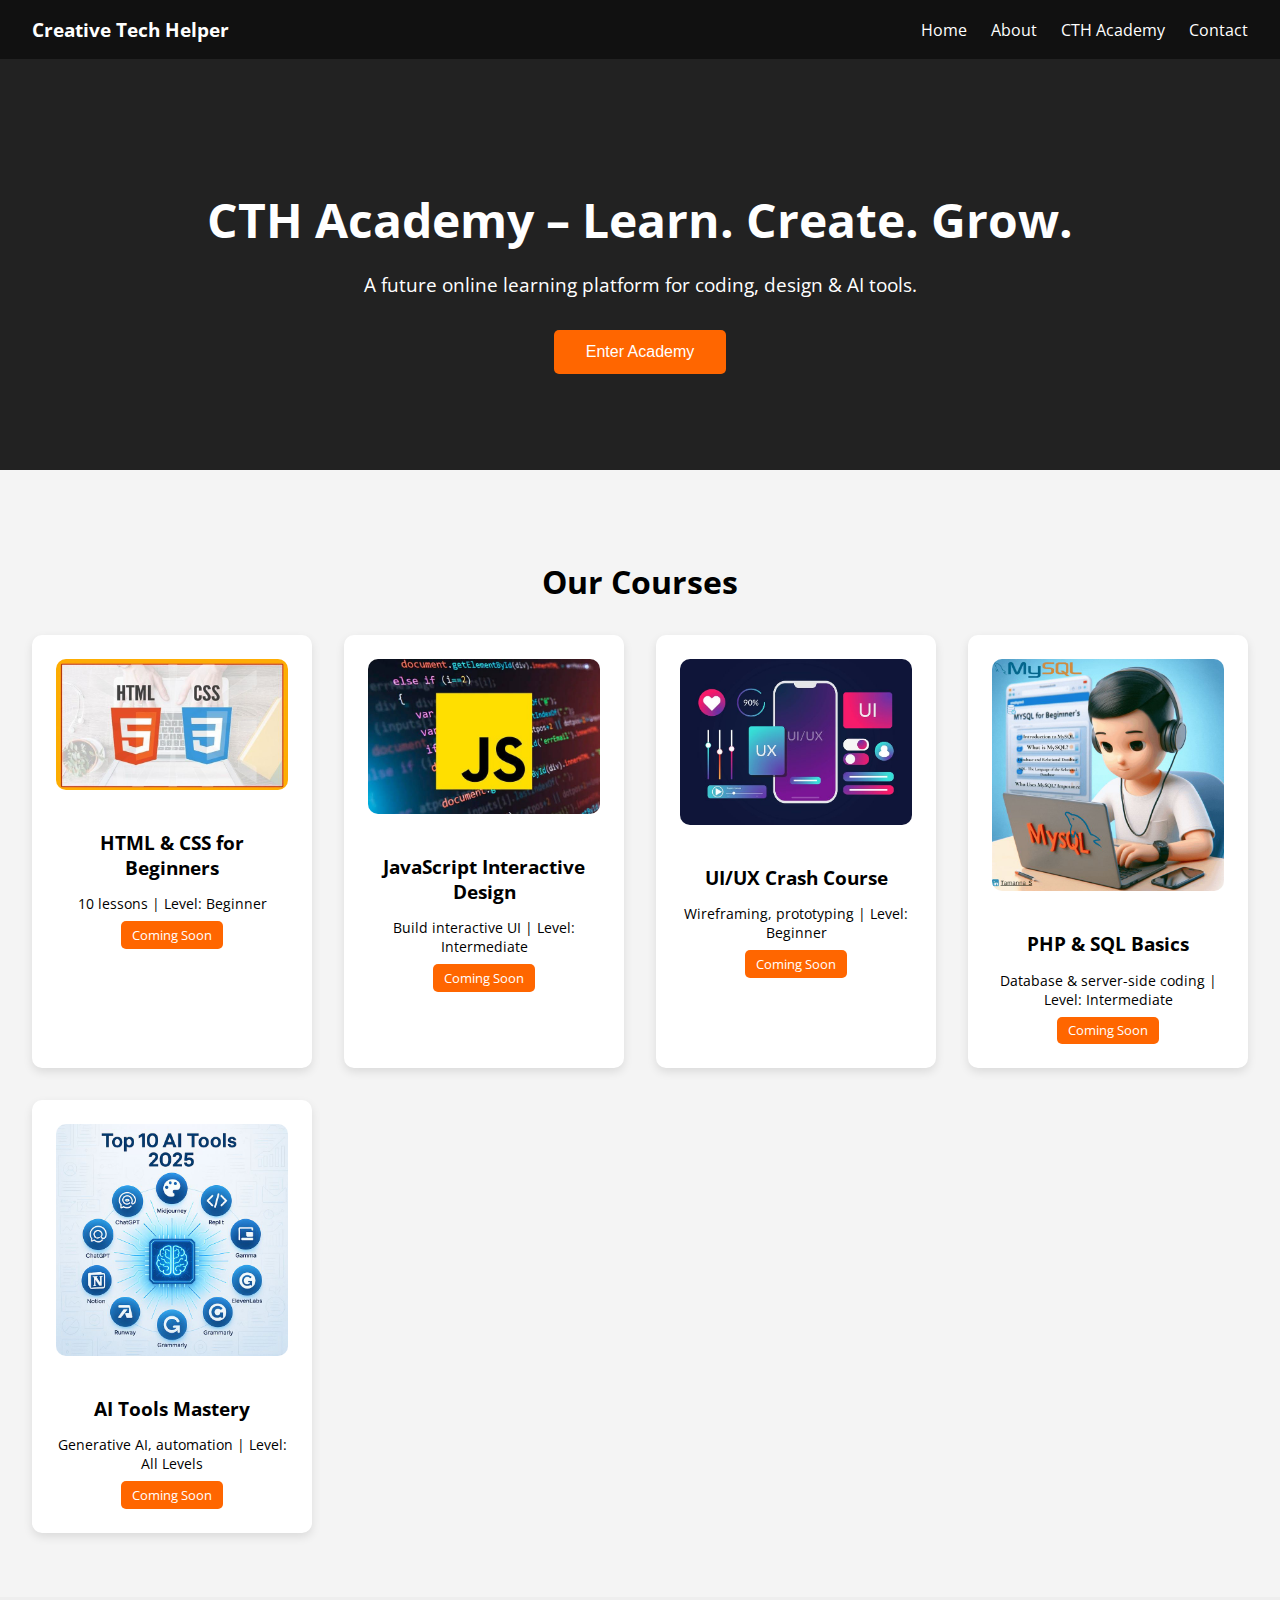
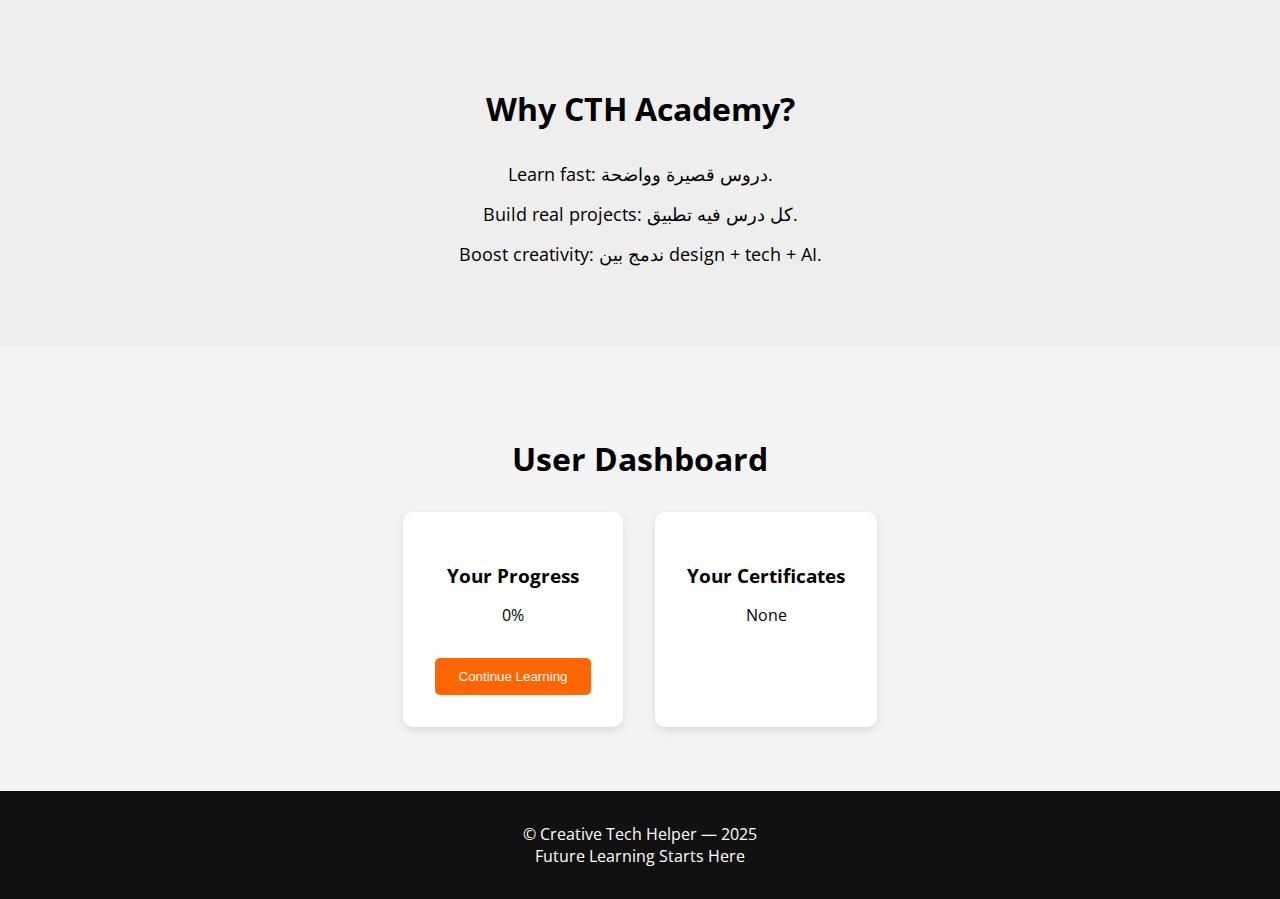
<file: platform.html>
<!DOCTYPE html>
<html lang="en">
<head>
<meta charset="UTF-8">
<meta name="viewport" content="width=device-width, initial-scale=1.0">
<title>CTH Academy</title>
  <link rel="shortcut icon" href="images/icon.png" type="">
<link href="https://fonts.googleapis.com/css2?family=Open+Sans:wght@400;600;700&display=swap" rel="stylesheet">
<style>
  body {font-family: 'Open Sans', sans-serif; margin:0; padding:0; background:#f4f4f4;}
  a {text-decoration:none; color:#333;}
  /* Navbar */
  nav {background:#111; color:#fff; display:flex; justify-content:space-between; align-items:center; padding:1rem 2rem;}
  nav .logo {font-weight:bold; font-size:1.2rem;}
  nav ul {list-style:none; display:flex; gap:1.5rem; margin:0;}
  nav ul li a {color:#fff; transition:0.3s;}
  nav ul li a:hover {color:#ff6600;}

  /* Hero */
  .hero {background:#222 url('https://images.unsplash.com/photo-1555949963-aa79dcee9812?auto=format&fit=crop&w=1470&q=80') center/cover no-repeat; color:#fff; text-align:center; padding:6rem 2rem;}
  .hero h1 {font-size:3rem; margin-bottom:1rem;}
  .hero p {font-size:1.2rem; margin-bottom:2rem;}
  .hero button {padding:0.8rem 2rem; font-size:1rem; background:#ff6600; color:#fff; border:none; border-radius:5px; cursor:pointer; transition:0.3s;}
  .hero button:hover {background:#e65c00;}

  /* Courses */
  .courses {padding:4rem 2rem; text-align:center;}
  .courses h2 {font-size:2rem; margin-bottom:2rem;}
  .course-cards {display:grid; grid-template-columns:repeat(auto-fit,minmax(250px,1fr)); gap:2rem;}
  .card {background:#fff; border-radius:10px; padding:1.5rem; box-shadow:0 4px 10px rgba(0,0,0,0.1);}
  .card img {width:100%; border-radius:10px; margin-bottom:1rem;}
  .card h3 {margin-bottom:0.5rem;}
  .card p {font-size:0.9rem; margin-bottom:0.5rem;}
  .card .status {display:inline-block; padding:0.3rem 0.7rem; font-size:0.8rem; border-radius:5px; background:#ff6600; color:#fff;}

  /* Why Section */
  .why {padding:4rem 2rem; background:#eee; text-align:center;}
  .why h2 {font-size:2rem; margin-bottom:2rem;}
  .why ul {list-style:none; padding:0;}
  .why ul li {margin-bottom:1rem; font-size:1.1rem;}

  /* Dashboard */
  .dashboard {padding:4rem 2rem; text-align:center;}
  .dashboard h2 {font-size:2rem; margin-bottom:2rem;}
  .dashboard .stats {display:flex; justify-content:center; gap:2rem; flex-wrap:wrap;}
  .dashboard .stats div {background:#fff; padding:2rem; border-radius:10px; box-shadow:0 4px 10px rgba(0,0,0,0.1);}
  .dashboard .stats div h3 {margin-bottom:1rem;}
  .dashboard button {margin-top:1rem; padding:0.7rem 1.5rem; background:#ff6600; color:#fff; border:none; border-radius:5px; cursor:pointer;}

  /* Footer */
  footer {background:#111; color:#fff; text-align:center; padding:2rem;}
</style>
</head>
<body>

<!-- Navbar -->
<nav>
  <div class="logo">Creative Tech Helper</div>
  <ul>
    <li><a href="index.html">Home</a></li>
    <li><a href="tech.html">About</a></li>
    <li><a href="#">CTH Academy</a></li>
    <li><a href="#">Contact</a></li>
  </ul>
</nav>

<!-- Hero Section -->
<section class="hero">
  <h1>CTH Academy – Learn. Create. Grow.</h1>
  <p>A future online learning platform for coding, design & AI tools.</p>
  <button>Enter Academy</button>
</section>

<!-- Courses Section -->
<section class="courses">
  <h2>Our Courses</h2>
  <div class="course-cards">
    <div class="card">
      <img src="images/html.jpg" alt="HTML CSS">
      <h3>HTML & CSS for Beginners</h3>
      <p>10 lessons | Level: Beginner</p>
      <span class="status">Coming Soon</span>
    </div>
    <div class="card">
      <img src="images/js.jpg" alt="JS">
      <h3>JavaScript Interactive Design</h3>
      <p>Build interactive UI | Level: Intermediate</p>
      <span class="status">Coming Soon</span>
    </div>
    <div class="card">
      <img src="images/uiux.jpg" alt="UI/UX">
      <h3>UI/UX Crash Course</h3>
      <p>Wireframing, prototyping | Level: Beginner</p>
      <span class="status">Coming Soon</span>
    </div>
    <div class="card">
      <img src="images/sql.jpg" alt="PHP SQL">
      <h3>PHP & SQL Basics</h3>
      <p>Database & server-side coding | Level: Intermediate</p>
      <span class="status">Coming Soon</span>
    </div>
    <div class="card">
      <img src="images/ai.jpg" alt="AI Tools">
      <h3>AI Tools Mastery</h3>
      <p>Generative AI, automation | Level: All Levels</p>
      <span class="status">Coming Soon</span>
    </div>
  </div>
</section>

<!-- Why CTH Academy -->
<section class="why">
  <h2>Why CTH Academy?</h2>
  <ul>
    <li>Learn fast: دروس قصيرة وواضحة.</li>
    <li>Build real projects: كل درس فيه تطبيق.</li>
    <li>Boost creativity: ندمج بين design + tech + AI.</li>
  </ul>
</section>

<!-- Dashboard Mockup -->
<section class="dashboard">
  <h2>User Dashboard</h2>
  <div class="stats">
    <div>
      <h3>Your Progress</h3>
      <p>0%</p>
      <button>Continue Learning</button>
    </div>
    <div>
      <h3>Your Certificates</h3>
      <p>None</p>
    </div>
  </div>
</section>

<!-- Footer -->
<footer>
  © Creative Tech Helper — 2025<br>
  Future Learning Starts Here
</footer>

</body>
</html>
</file>
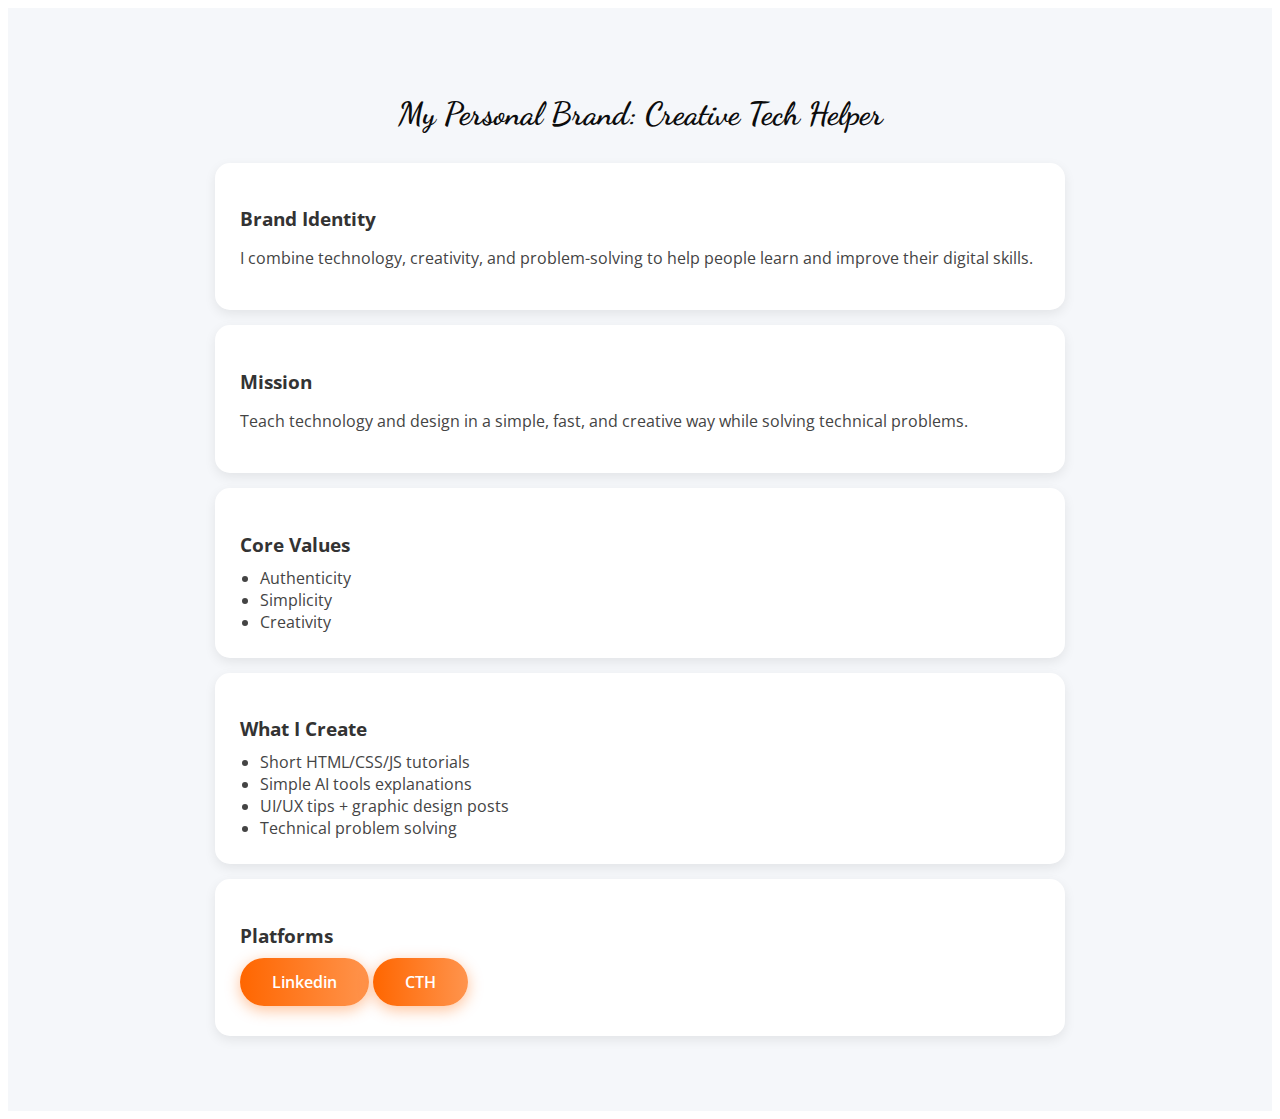
<file: tech.html>
<html>
<head>
      <link rel="shortcut icon" href="images/icon.png" type="">
  <link href="css/style.css" rel="stylesheet" />
  <title> About me</title>
</head>
<body>
<section id="brand" class="brand-section">
  <h2>My Personal Brand: Creative Tech Helper</h2>

  <div class="brand-box">
    <h3>Brand Identity</h3>
    <p>I combine technology, creativity, and problem-solving to help people learn and improve their digital skills.</p>
  </div>

  <div class="brand-box">
    <h3>Mission</h3>
    <p>Teach technology and design in a simple, fast, and creative way while solving technical problems.</p>
  </div>

  <div class="brand-box">
    <h3>Core Values</h3>
    <ul>
      <li>Authenticity</li>
      <li>Simplicity</li>
      <li>Creativity</li>
    </ul>
  </div>

  <div class="brand-box">
    <h3>What I Create</h3>
    <ul>
      <li>Short HTML/CSS/JS tutorials</li>
      <li>Simple AI tools explanations</li>
      <li>UI/UX tips + graphic design posts</li>
      <li>Technical problem solving</li>
    </ul>
  </div>

  <div class="brand-box">
    <h3>Platforms</h3>
    <a href="#"  class="cta-button">Linkedin</a>
 <a href="platform.html" class="cta-button">CTH</a>

  </div>
</section>
</body>
</html>
</file>
<file: css/style.css>
@import url("https://fonts.googleapis.com/css2?family=Dancing+Script:wght@400;500;600;700&family=Open+Sans:wght@400;600;700&display=swap");
body {
  font-family: "Open Sans", sans-serif;
  color: #0c0c0c;
  background-color: #ffffff;
  overflow-x: hidden;
}

.layout_padding {
  padding: 90px 0;
}

.layout_padding2 {
  padding: 75px 0;
}

.layout_padding2-top {
  padding-top: 75px;
}

.layout_padding2-bottom {
  padding-bottom: 75px;
}

.layout_padding-top {
  padding-top: 90px;
}

.layout_padding-bottom {
  padding-bottom: 90px;
}

h1,
h2 {
  font-family: 'Dancing Script', cursive;
}

.heading_container {
  display: -webkit-box;
  display: -ms-flexbox;
  display: flex;
  -webkit-box-orient: vertical;
  -webkit-box-direction: normal;
      -ms-flex-direction: column;
          flex-direction: column;
  -webkit-box-align: start;
      -ms-flex-align: start;
          align-items: flex-start;
}

.heading_container h2 {
  position: relative;
  margin-bottom: 0;
  font-size: 2.5rem;
  font-weight: bold;
}

.heading_container h2 span {
  color: #ffbe33;
}

.heading_container p {
  margin-top: 10px;
  margin-bottom: 0;
}

.heading_container.heading_center {
  -webkit-box-align: center;
      -ms-flex-align: center;
          align-items: center;
  text-align: center;
}

a,
a:hover,
a:focus {
  text-decoration: none;
}

a:hover,
a:focus {
  color: initial;
}

.btn,
.btn:focus {
  outline: none !important;
  -webkit-box-shadow: none;
          box-shadow: none;
}

/*header section*/
.hero_area {
  position: relative;
  min-height: 100vh;
  display: -webkit-box;
  display: -ms-flexbox;
  display: flex;
  -webkit-box-orient: vertical;
  -webkit-box-direction: normal;
      -ms-flex-direction: column;
          flex-direction: column;
}

.bg-box {
  position: absolute;
  top: 0;
  left: 0;
  width: 100%;
  height: 100%;
}

.bg-box img {
  width: 100%;
  height: 100%;
  -o-object-fit: cover;
     object-fit: cover;
}

.sub_page .hero_area {
  min-height: auto;
}

.sub_page .hero_area .bg-box {
  position: absolute;
  top: 0;
  left: 0;
  width: 100%;
  height: 100%;
}

.sub_page .hero_area .bg-box img {
  width: 100%;
  height: 100%;
  -o-object-fit: cover;
     object-fit: cover;
  -o-object-position: right top;
     object-position: right top;
}

.header_section {
  padding: 15px 0;
}

.header_section .container-fluid {
  padding-right: 25px;
  padding-left: 25px;
}

.navbar-brand {
  font-family: 'Dancing Script', cursive;
}

.navbar-brand span {
  font-weight: bold;
  font-size: 32px;
  color: #ffffff;
}

.custom_nav-container {
  padding: 0;
}

.custom_nav-container .navbar-nav {
  padding-left: 18%;
}

.custom_nav-container .navbar-nav .nav-item .nav-link {
  padding: 5px 20px;
  color: #ffffff;
  text-align: center;
  text-transform: uppercase;
  border-radius: 5px;
  -webkit-transition: all 0.3s;
  transition: all 0.3s;
}

.custom_nav-container .navbar-nav .nav-item:hover .nav-link, .custom_nav-container .navbar-nav .nav-item.active .nav-link {
  color: #ffbe33;
}

.custom_nav-container .nav_search-btn {
  width: auto;
  height: auto;
  padding: 0;
  border: none;
  color: #ffffff;
  margin: 0 10px;
}

.custom_nav-container .nav_search-btn:hover {
  color: #ffbe33;
}

.user_option {
  display: -webkit-box;
  display: -ms-flexbox;
  display: flex;
  -webkit-box-align: center;
      -ms-flex-align: center;
          align-items: center;
}

.user_option a {
  margin: 0 10px;
}

.user_option .user_link {
  color: #ffffff;
}

.user_option .user_link:hover {
  color: #ffbe33;
}

.user_option .cart_link {
  display: -webkit-box;
  display: -ms-flexbox;
  display: flex;
  -webkit-box-pack: center;
      -ms-flex-pack: center;
          justify-content: center;
  -webkit-box-align: center;
      -ms-flex-align: center;
          align-items: center;
}

.user_option .cart_link svg {
  width: 17px;
  height: auto;
  fill: #ffffff;
  margin-bottom: 2px;
}

.user_option .cart_link:hover svg {
  fill: #ffbe33;
}

.user_option .order_online {
  display: inline-block;
  padding: 8px 30px;
  background-color: #ffbe33;
  color: #ffffff;
  border-radius: 45px;
  -webkit-transition: all 0.3s;
  transition: all 0.3s;
  border: none;
}

.user_option .order_online:hover {
  background-color: #e69c00;
}

.custom_nav-container .navbar-toggler {
  outline: none;
}

.custom_nav-container .navbar-toggler {
  padding: 0;
  width: 37px;
  height: 42px;
  -webkit-transition: all 0.3s;
  transition: all 0.3s;
}

.custom_nav-container .navbar-toggler span {
  display: block;
  width: 35px;
  height: 4px;
  background-color: #ffffff;
  margin: 7px 0;
  -webkit-transition: all 0.3s;
  transition: all 0.3s;
  position: relative;
  border-radius: 5px;
  transition: all 0.3s;
}

.custom_nav-container .navbar-toggler span::before, .custom_nav-container .navbar-toggler span::after {
  content: "";
  position: absolute;
  left: 0;
  height: 100%;
  width: 100%;
  background-color: #ffffff;
  top: -10px;
  border-radius: 5px;
  -webkit-transition: all 0.3s;
  transition: all 0.3s;
}

.custom_nav-container .navbar-toggler span::after {
  top: 10px;
}

.custom_nav-container .navbar-toggler[aria-expanded="true"] {
  -webkit-transform: rotate(360deg);
          transform: rotate(360deg);
}

.custom_nav-container .navbar-toggler[aria-expanded="true"] span {
  -webkit-transform: rotate(45deg);
          transform: rotate(45deg);
}

.custom_nav-container .navbar-toggler[aria-expanded="true"] span::before, .custom_nav-container .navbar-toggler[aria-expanded="true"] span::after {
  -webkit-transform: rotate(90deg);
          transform: rotate(90deg);
  top: 0;
}

/*end header section*/
/* slider section */
.slider_section {
  -webkit-box-flex: 1;
      -ms-flex: 1;
          flex: 1;
  display: -webkit-box;
  display: -ms-flexbox;
  display: flex;
  -webkit-box-align: center;
      -ms-flex-align: center;
          align-items: center;
  position: relative;
  padding: 45px 0 75px 0;
}

.slider_section .row {
  -webkit-box-align: center;
      -ms-flex-align: center;
          align-items: center;
}

.slider_section #customCarousel1 {
  width: 100%;
  position: unset;
}

.slider_section .detail-box {
  color: #ffffff;
  margin-bottom: 145px;
}

.slider_section .detail-box h1 {
  font-size: 3.5rem;
  font-weight: bold;
  margin-bottom: 15px;
}

.slider_section .detail-box p {
  font-size: 14px;
}

.slider_section .detail-box a {
  display: inline-block;
  padding: 10px 45px;
  background-color: #ffbe33;
  color: #ffffff;
  border-radius: 45px;
  -webkit-transition: all 0.3s;
  transition: all 0.3s;
  border: none;
  margin-top: 10px;
}

.slider_section .detail-box a:hover {
  background-color: #e69c00;
}

.slider_section .img-box img {
  width: 100%;
}

.slider_section .carousel-indicators {
  position: unset;
  margin: 0;
  -webkit-box-pack: start;
      -ms-flex-pack: start;
          justify-content: flex-start;
  -webkit-box-align: center;
      -ms-flex-align: center;
          align-items: center;
}

.slider_section .carousel-indicators li {
  background-color: #ffffff;
  width: 12px;
  height: 12px;
  border-radius: 100%;
  opacity: 1;
}

.slider_section .carousel-indicators li.active {
  width: 20px;
  height: 20px;
  background-color: #ffbe33;
}

.offer_section {
  position: relative;
  padding-top: 45px;
}

.offer_section .box {
  display: -webkit-box;
  display: -ms-flexbox;
  display: flex;
  -webkit-box-align: center;
      -ms-flex-align: center;
          align-items: center;
  margin-top: 45px;
  border-radius: 5px;
  padding: 20px 15px;
  background-color: #222831;
  height: 600px;
  width: 200%;
  color: #ffffff;
}

.offer_section .box .img-box {
  width: 175px;
  min-width: 175px;
  height: 175px;
  margin-right: 15px;
  margin-bottom: 410px;
  position: relative;
  -webkit-transition: all 0.1 0.5s;
  transition: all 0.1 0.5s;
  border-radius: 100%;
  border: 5px solid #ffbe33;
  overflow: hidden;
}

.offer_section .box .img-box img {
  width: 100%;
  -webkit-transition: all .2s;
  transition: all .2s;
}

.offer_section .box .detail-box h5 {
  font-family: 'Dancing Script', cursive;
  font-size: 29px;
  margin: 0;
}

.offer_section .box .detail-box h6 {
  margin: 10px 0;
  font-size: 40px;
}

.offer_section .box .detail-box h6 span {
  font-size: 2.5rem;
  font-weight: bold;
}

.offer_section .box .detail-box a {
  display: inline-block;
  padding: 10px 30px;
  background-color: #ffbe33;
  color: #ffffff;
  border-radius: 45px;
  -webkit-transition: all 0.3s;
  transition: all 0.3s;
  border: none;
}

.offer_section .box .detail-box a:hover {
  background-color: #e69c00;
}

.offer_section .box .detail-box a svg {
  width: 20px;
  height: auto;
  margin-left: 5px;
  fill: #ffffff;
}

.offer_section .box:hover .img-box img {
  -webkit-transform: scale(1.1);
          transform: scale(1.1);
}

.food_section .filters_menu {
  padding: 0;
  display: -webkit-box;
  display: -ms-flexbox;
  display: flex;
  -ms-flex-wrap: wrap;
      flex-wrap: wrap;
  -webkit-box-pack: center;
      -ms-flex-pack: center;
          justify-content: center;
  list-style-type: none;
  margin: 45px 0 20px 0;
}

.food_section .filters_menu li {
  padding: 7px 25px;
  cursor: pointer;
  border-radius: 25px;
}

.food_section .filters_menu li.active {
  background-color: #222831;
  color: #ffffff;
}
.food_sections .filters_menu {
  padding: 0;
  display: -webkit-box;
  display: -ms-flexbox;
  display: flex;
  -ms-flex-wrap: wrap;
      flex-wrap: wrap;
  -webkit-box-pack: center;
      -ms-flex-pack: center;
          justify-content: center;
  list-style-type: none;
  margin: 45px 0 20px 0;
}

.food_sections .filters_menu li {
  padding: 7px 25px;
  cursor: pointer;
  border-radius: 25px;
}

.food_sections .filters_menu li.active {
  background-color: #222831;
  color: #ffffff;
}
.food_section .box {
  position: relative;
  margin-top: 25px;
  background-color: #ffffff;
  border-radius: 10px;
  color: #ffffff;
  border-radius: 15px;
  width: 100%;
  padding: 60px;
  overflow: hidden;
  background: linear-gradient(to bottom, #f1f2f3 25px, #222831 25px);
}
.food_sections .box {
  position: relative;
  margin-top: 25px;
  background-color: #ffffff;
  border-radius: 10px;
  color: #ffffff;
  border-radius: 15px;
  width: 300%;
  padding: 60px;
  overflow: hidden;
  background: linear-gradient(to bottom, #f1f2f3 25px, #222831 25px);
}
.food_section .box .img-box {
  background: #f1f2f3;
  display: -webkit-box;
  display: -ms-flexbox;
  display: flex;
  -webkit-box-pack: center;
      -ms-flex-pack: center;
          justify-content: center;
  -webkit-box-align: center;
      -ms-flex-align: center;
          align-items: center;
  height: 215px;
  border-radius: 0 0 0 45px;
  margin: -1px;
  padding: 25px;
}

.food_section .box .img-box img {
  max-width: 100%;
  max-height: 145px;
  -webkit-transition: all .2s;
  transition: all .2s;
}

.food_section .box .detail-box {
  padding: 25px;
}

.food_section .box .detail-box h5 {
  font-weight: 600;
}

.food_section .box .detail-box p {
  font-size: 15px;
}

.food_section .box .detail-box h6 {
  margin-top: 10px;
}

.food_section .box .options {
  display: -webkit-box;
  display: -ms-flexbox;
  display: flex;
  -webkit-box-pack: justify;
      -ms-flex-pack: justify;
          justify-content: space-between;
}

.food_section .box .options a {
  width: 40px;
  height: 40px;
  border-radius: 100%;
  background: #ffbe33;
  display: -webkit-box;
  display: -ms-flexbox;
  display: flex;
  -webkit-box-pack: center;
      -ms-flex-pack: center;
          justify-content: center;
  -webkit-box-align: center;
      -ms-flex-align: center;
          align-items: center;
}

.food_section .box .options a svg {
  width: 18px;
  height: auto;
  fill: #ffffff;
}

.food_section .box:hover .img-box img {
  -webkit-transform: scale(1.1);
          transform: scale(1.1);
}

.food_section .btn-box {
  display: -webkit-box;
  display: -ms-flexbox;
  display: flex;
  -webkit-box-pack: center;
      -ms-flex-pack: center;
          justify-content: center;
  margin-top: 45px;
}

.food_section .btn-box a {
  display: inline-block;
  padding: 10px 55px;
  background-color: #ffbe33;
  color: #ffffff;
  border-radius: 45px;
  -webkit-transition: all 0.3s;
  transition: all 0.3s;
  border: none;
}

.food_section .btn-box a:hover {
  background-color: #e69c00;
}

.about_section {
  background: #222831;
  color: #ffffff;
}

.about_section .row {
  -webkit-box-align: center;
      -ms-flex-align: center;
          align-items: center;
}

.about_section .img-box {
  position: relative;
  display: -webkit-box;
  display: -ms-flexbox;
  display: flex;
  -webkit-box-pack: center;
      -ms-flex-pack: center;
          justify-content: center;
}

.about_section .img-box img {
  width: 100%;
  max-width: 445px;
  position: relative;
  z-index: 2;
}

.about_section .detail-box p {
  margin-top: 15px;
}

.about_section .detail-box a {
  display: inline-block;
  padding: 10px 45px;
  background-color: #ffbe33;
  color: #ffffff;
  border-radius: 45px;
  -webkit-transition: all 0.3s;
  transition: all 0.3s;
  border: none;
  margin-top: 15px;
}

.about_section .detail-box a:hover {
  background-color: #e69c00;
}

.book_section {
  position: relative;
}

.book_section .heading_container {
  margin-bottom: 25px;
}

.book_section .form_container .form-control {
  width: 100%;
  border: none;
  height: 50px;
  margin-bottom: 25px;
  padding-left: 25px;
  border: 1px solid #999;
  outline: none;
  color: #000000;
  border-radius: 5px;
  outline: none;
  -webkit-box-shadow: none;
          box-shadow: none;
}

.book_section .form_container .form-control::-webkit-input-placeholder {
  color: #222222;
}

.book_section .form_container .form-control:-ms-input-placeholder {
  color: #222222;
}

.book_section .form_container .form-control::-ms-input-placeholder {
  color: #222222;
}

.book_section .form_container .form-control::placeholder {
  color: #222222;
}

.book_section .form_container .nice-select .current {
  font-size: 16px;
}

.book_section .form_container button {
  margin-top: 15px;
  border: none;
  text-transform: uppercase;
  display: inline-block;
  padding: 10px 55px;
  background-color: #ffbe33;
  color: #ffffff;
  border-radius: 45px;
  -webkit-transition: all 0.3s;
  transition: all 0.3s;
  border: none;
}

.book_section .form_container button:hover {
  background-color: #e69c00;
}

.book_section .map_container {
  width: 100%;
  height: 345px;
  border-radius: 10px;
  overflow: hidden;
}

.book_section .map_container #googleMap {
  height: 100%;
  min-height: 100%;
  width: 100%;
}

/* client section start */
.client_section .heading_container {
  margin-bottom: 30px;
}

.client_section .box {
  display: -webkit-box;
  display: -ms-flexbox;
  display: flex;
  -webkit-box-orient: vertical;
  -webkit-box-direction: normal;
      -ms-flex-direction: column;
          flex-direction: column;
  margin: 15px;
}

.client_section .box .img-box {
  position: relative;
  display: -webkit-box;
  display: -ms-flexbox;
  display: flex;
  -webkit-box-pack: center;
      -ms-flex-pack: center;
          justify-content: center;
  -webkit-box-align: center;
      -ms-flex-align: center;
          align-items: center;
  width: 115px;
  position: relative;
  margin-top: 30px;
}

.client_section .box .img-box img {
  border-radius: 100%;
  border: 5px solid #ffbe33;
  position: relative;
}

.client_section .box .img-box::before {
  content: "";
  position: absolute;
  left: 50%;
  top: 0;
  width: 20px;
  height: 20px;
  background-color: #ffbe33;
  -webkit-transform: rotate(45deg) translateX(-50%);
          transform: rotate(45deg) translateX(-50%);
}

.client_section .box .detail-box {
  background-color: #222831;
  color: #ffffff;
  padding: 25px 25px 15px 25px;
  border-radius: 5px;
}

.client_section .box .detail-box h6 {
  font-weight: 600;
  font-size: 18px;
  margin: 15px 0 5px 0;
}

.client_section .box .detail-box p {
  margin-bottom: 0;
  font-size: 15px;
  margin-bottom: 10px;
}

.client_section .owl-carousel .owl-nav {
  display: -webkit-box;
  display: -ms-flexbox;
  display: flex;
  -webkit-box-pack: center;
      -ms-flex-pack: center;
          justify-content: center;
  margin-top: 45px;
  padding: 0 15px;
}

.client_section .owl-carousel .owl-nav .owl-prev,
.client_section .owl-carousel .owl-nav .owl-next {
  width: 45px;
  height: 45px;
  background-color: #ffbe33;
  color: #ffffff;
  outline: none;
  bottom: 0px;
  font-size: 24px;
  margin: 0 5px;
  border-radius: 100%;
}

/* client section end */
.contact_section .heading_container {
  margin-bottom: 45px;
}

.contact_section .form_container .form-group {
  margin-bottom: 25px;
}

.contact_section .form_container input {
  width: 100%;
  border: none;
  height: 50px;
  padding-left: 25px;
  background-color: transparent;
  border: 1px solid #ccc;
  outline: none;
  color: #000000;
  border-radius: 5px;
}

.contact_section .form_container input::-webkit-input-placeholder {
  color: #222222;
}

.contact_section .form_container input:-ms-input-placeholder {
  color: #222222;
}

.contact_section .form_container input::-ms-input-placeholder {
  color: #222222;
}

.contact_section .form_container input::placeholder {
  color: #222222;
}

.contact_section .form_container input.message-box {
  height: 120px;
  border-radius: 5px;
}

.contact_section .form_container .btn-box {
  display: -webkit-box;
  display: -ms-flexbox;
  display: flex;
  -webkit-box-pack: center;
      -ms-flex-pack: center;
          justify-content: center;
}

.contact_section .form_container button {
  margin-top: 10px;
  border: none;
  text-transform: uppercase;
  display: inline-block;
  padding: 10px 55px;
  background-color: #ffbe33;
  color: #ffffff;
  border-radius: 0px;
  -webkit-transition: all 0.3s;
  transition: all 0.3s;
  border: none;
}

.contact_section .form_container button:hover {
  background-color: #e69c00;
}

/* footer section*/
.footer_section {
  background-color: #222831;
  color: #ffffff;
  padding: 75px 0 40px 0;
  text-align: center;
  width: 100%;
}

.footer_section h4 {
  font-size: 28px;
}

.footer_section h4,
.footer_section .footer-logo {
  font-weight: 600;
  margin-bottom: 20px;
  font-family: 'Dancing Script', cursive;
}

.footer_section p {
  color: #dbdbdb;
}

.footer_section .footer-col {
  margin-bottom: 30px;
}

.footer_section .footer_contact .contact_link_box {
  display: -webkit-box;
  display: -ms-flexbox;
  display: flex;
  -webkit-box-orient: vertical;
  -webkit-box-direction: normal;
      -ms-flex-direction: column;
          flex-direction: column;
}

.footer_section .footer_contact .contact_link_box a {
  margin: 5px 0;
  color: #ffffff;
}

.footer_section .footer_contact .contact_link_box a i {
  margin-right: 5px;
}

.footer_section .footer_contact .contact_link_box a:hover {
  color: #ffbe33;
}

.footer_section .footer-logo {
  display: block;
  font-weight: bold;
  font-size: 38px;
  line-height: 1;
  color: #ffffff;
}

.footer_section .footer_social {
  display: -webkit-box;
  display: -ms-flexbox;
  display: flex;
  -webkit-box-pack: center;
      -ms-flex-pack: center;
          justify-content: center;
  margin-top: 20px;
  margin-bottom: 10px;
}

.footer_section .footer_social a {
  display: -webkit-box;
  display: -ms-flexbox;
  display: flex;
  -webkit-box-pack: center;
      -ms-flex-pack: center;
          justify-content: center;
  -webkit-box-align: center;
      -ms-flex-align: center;
          align-items: center;
  color: #222831;
  width: 30px;
  height: 30px;
  border-radius: 100%;
  background-color: #ffffff;
  border-radius: 100%;
  margin: 0 2.5px;
  font-size: 18px;
}

.footer_section .footer_social a:hover {
  color: #ffbe33;
}

.footer_section .footer-info {
  text-align: center;
  margin-top: 25px;
}

.footer_section .footer-info p {
  color: #ffffff;
  margin: 0;
}

.footer_section .footer-info p a {
  color: inherit;
}



.containerr {
  display: flex;           
  justify-content: space-between; 
  align-items: flex-start; 
  flex-wrap: wrap;         
  gap: 20px;               
  padding: 20px;
}


.port {
  flex: 0 1 30%;         
  max-width: 350px;
  display: flex;
  justify-content: center;
}


.wrapper {
  width: 100%;
  height: 540px;
  background: whitesmoke;
  border-radius: 10px;
  padding: 20px;
  box-shadow: 0 8px 40px rgba(0,0,0,0.2);
  transition: background .6s ease;
  display: flex;
  flex-direction: column;
  align-items: center;
}


.profile {
  text-align: center;
  margin-top: 20px;
}

.profile .thumbnail {
  width: 124px;
  height: 124px;
  border-radius: 50%;
  margin-bottom: 1.5em;
}

.profile .name {
  font-size: 24px;
  font-weight: 600;
}

.profile .title {
  font-size: 0.75em;
  color: #7C8097;
  margin-bottom: 10px;
  text-transform: uppercase;
  letter-spacing: 1.5px;
}

.profile .description {
  font-size: 14px;
  margin-bottom: 15px;
}

.profile .btn {
  background: tan;
  color: white;
  border: none;
  padding: 10px 25px;
  border-radius: 70px;
  cursor: pointer;
}


.social-icons {
  display: flex;
  justify-content: center;
  gap: 20px;
  margin-top: auto;
}

.social-icons .icon {
  text-align: center;
}
  table {
    width: 100%;
    border-collapse: collapse;
    font-family: 'Arial', sans-serif;
    margin-top: 20px;
    box-shadow: 0 4px 8px rgba(0,0,0,0.1);
    border-radius: 10px;
    overflow: hidden;
  }

  thead {
    background-color: #4CAF50;
    color: white;
  }

  thead th {
    padding: 12px;
    text-align: left;
  }

  tbody tr {
    background-color: #f9f9f9;
    transition: background 0.3s;
    color: #333; /* dark text for readability */
  }

  tbody tr:nth-child(even) {
    background-color: #eef2f5;
  }

  tbody tr:hover {
    background-color: #d0e6d6;
  }

  tbody td {
    padding: 12px;
    vertical-align: top;
    color: #333; /* dark text */
  }

  tbody td:first-child {
    font-weight: bold;
    color: #222; /* slightly darker for emphasis */
  }

  caption {
    caption-side: top;
    text-align: left;
    font-size: 1.2em;
    font-weight: bold;
    padding-bottom: 10px;
    color: #222;
  }
  .brand-section {
  padding: 60px 20px;
  background: #f5f7fa;
}

.brand-section h2 {
  text-align: center;
  font-size: 32px;
  margin-bottom: 30px;
}

.brand-box {
  background: white;
  padding: 25px;
  margin: 15px auto;
  max-width: 800px;
  border-radius: 15px;
  box-shadow: 0 4px 12px rgba(0,0,0,0.08);
}

.brand-box h3 {
  margin-bottom: 10px;
  color: #333;
}

.brand-box ul {
  margin: 0;
  padding-left: 20px;
}

.brand-box p, .brand-box li {
  font-size: 16px;
  color: #444;
}
.cta-button {
  display: inline-block;
  padding: 0.8rem 2rem;
  font-size: 1rem;
  font-weight: 600;
  text-decoration: none;
  color: #fff;
  background: linear-gradient(90deg, #ff6600, #ff944d);
  border-radius: 50px;
  box-shadow: 0 4px 15px rgba(255,102,0,0.4);
  transition: all 0.3s ease;
  position: relative;
  overflow: hidden;
}

/* Hover Effect */
.cta-button:hover {
  background: linear-gradient(90deg, #ff944d, #ff6600);
  transform: translateY(-3px) scale(1.05);
  box-shadow: 0 8px 20px rgba(255,102,0,0.6);
}

/* Optional: Smooth Ripple Effect */
.cta-button::after {
  content: "";
  position: absolute;
  left: 50%;
  top: 50%;
  width: 300%;
  height: 300%;
  background: rgba(255,255,255,0.15);
  transition: all 0.5s;
  border-radius: 50%;
  transform: translate(-50%, -50%) scale(0);
  z-index: 0;
}
.cta-button:active::after {
  transform: translate(-50%, -50%) scale(1);
  transition: transform 0s;
}
</file>
